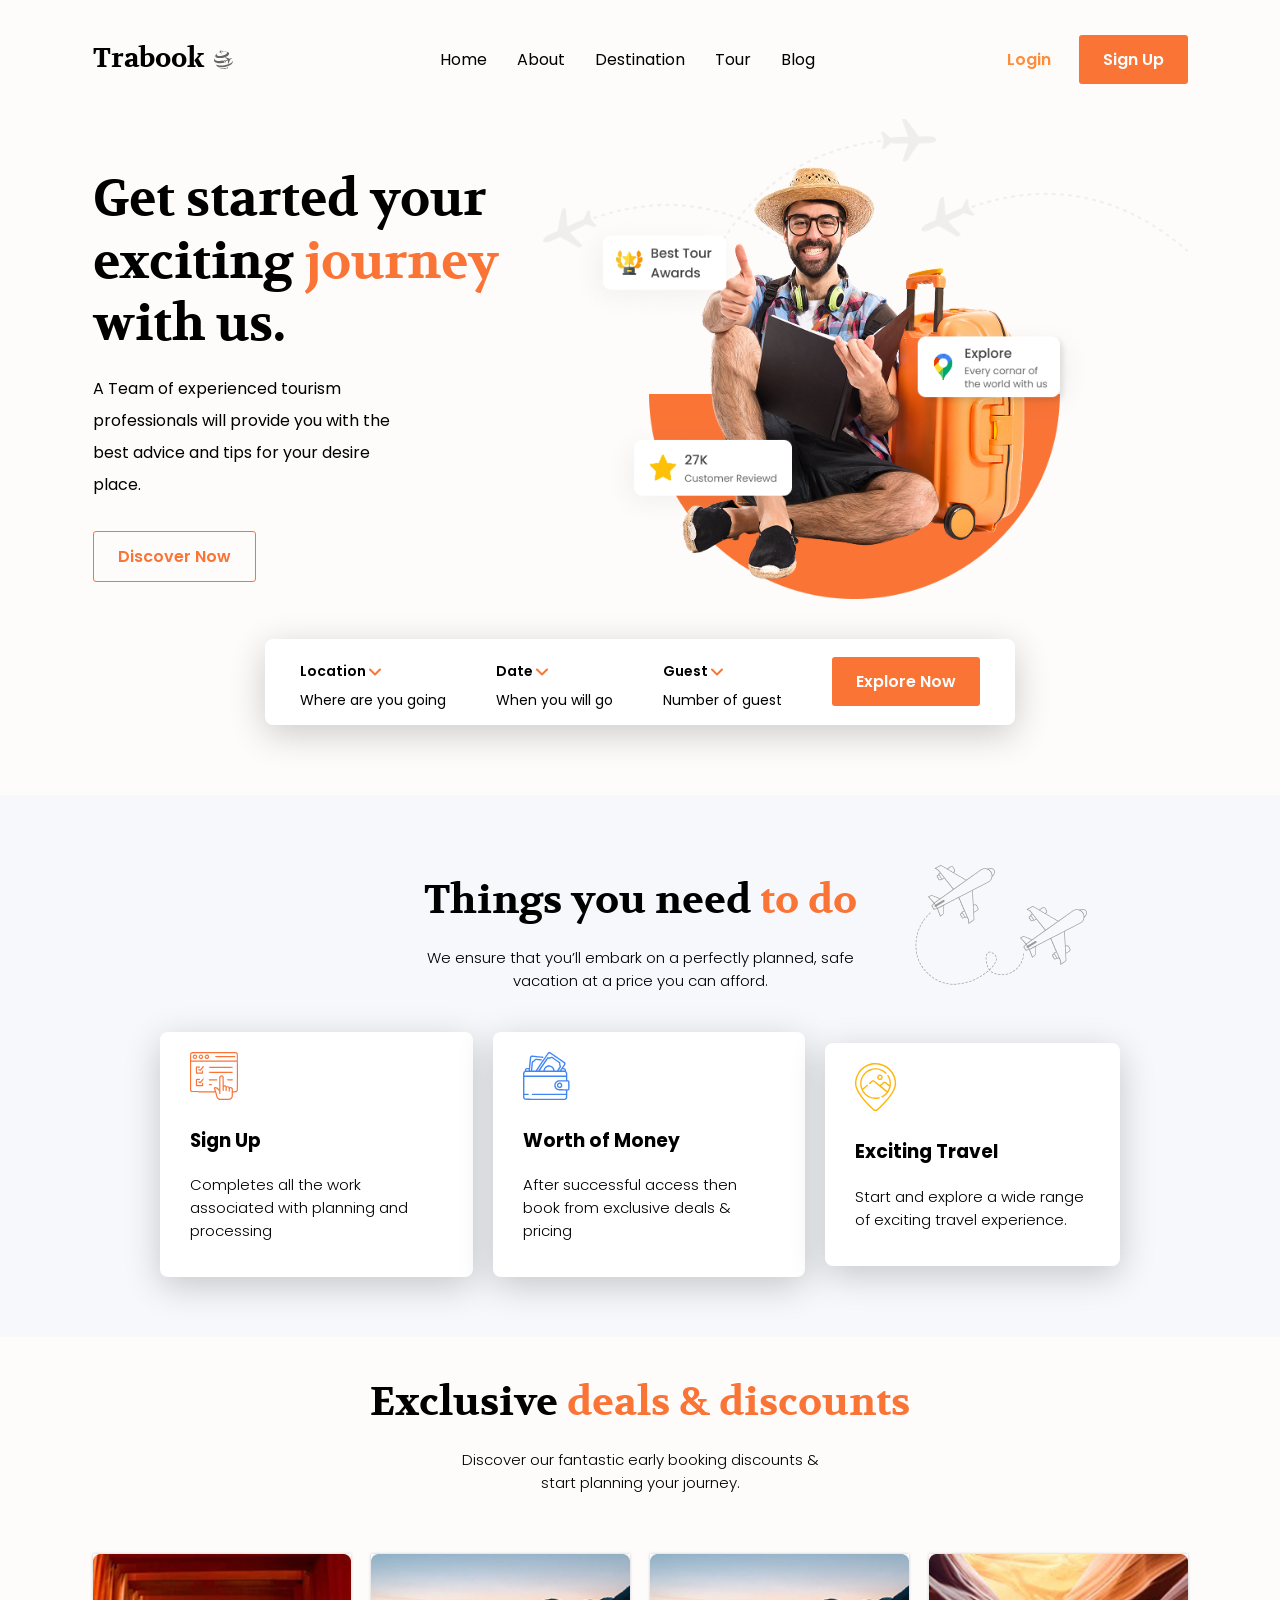
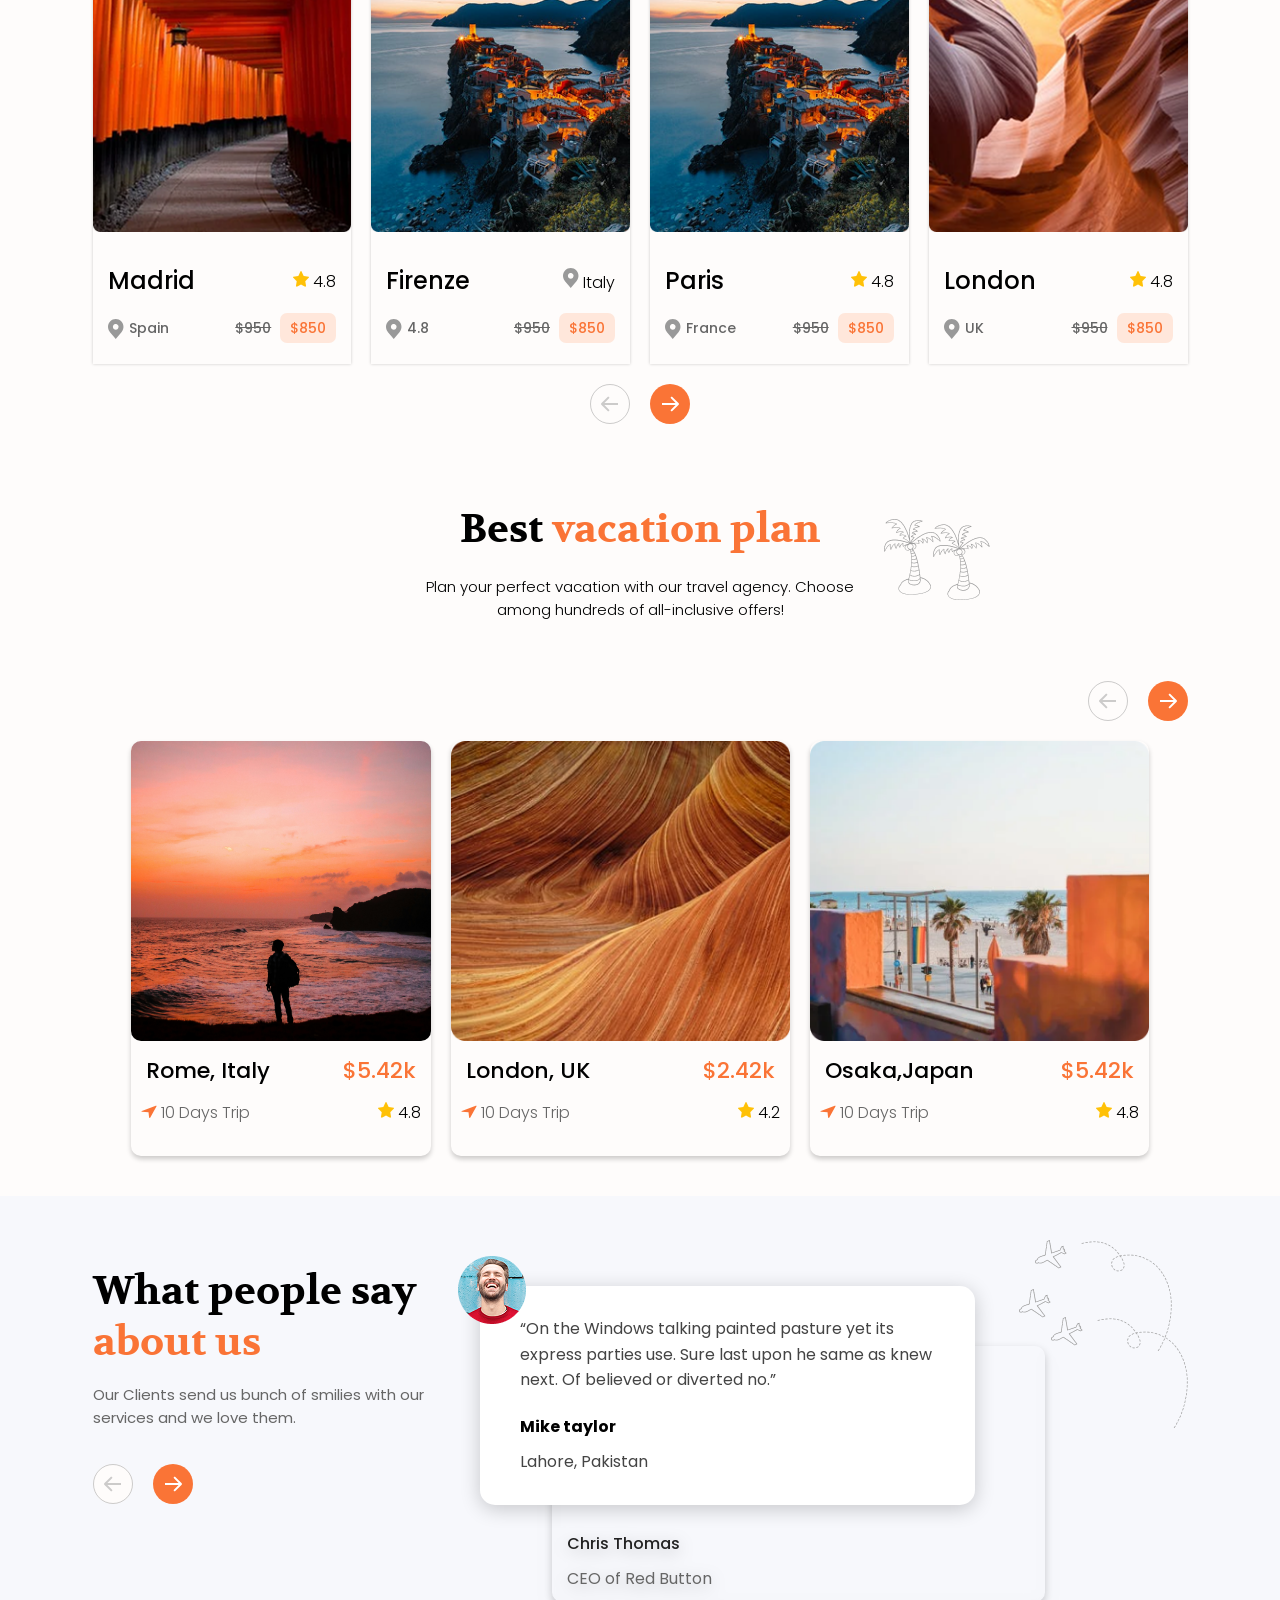
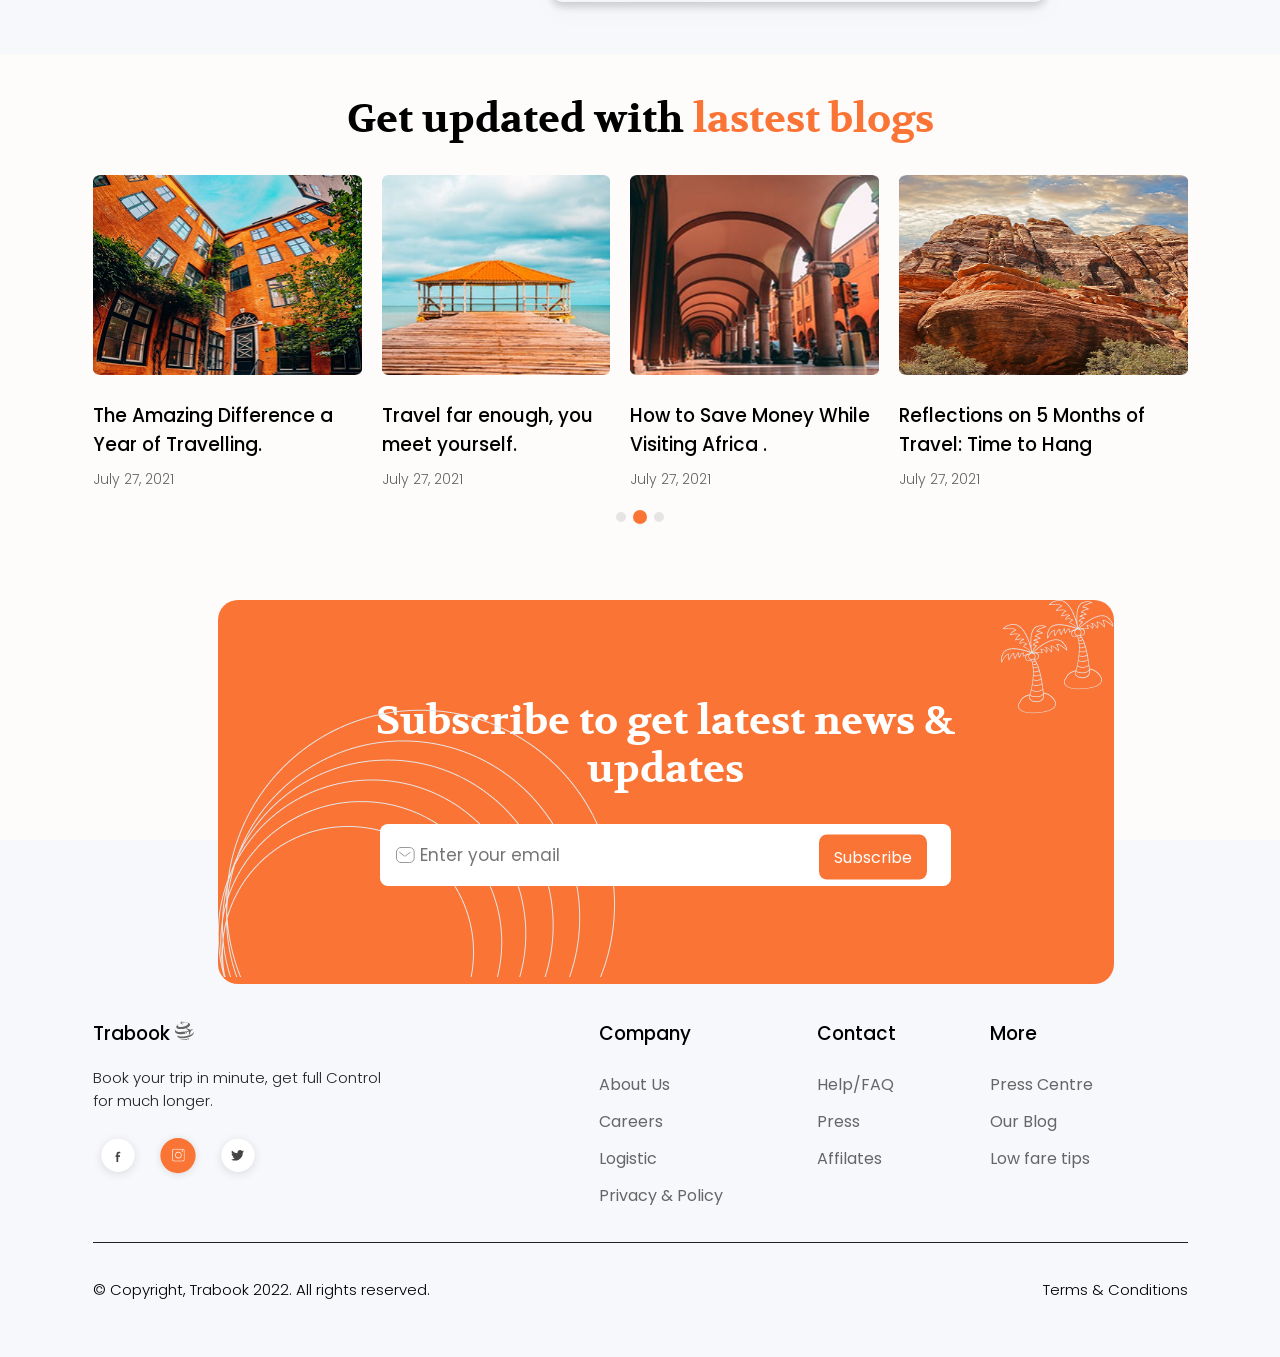
<file: index.html>
<!DOCTYPE html>
<html lang="en">

<head>
    <meta charset="UTF-8">
    <meta name="viewport" content="width=device-width, initial-scale=1.0">
    <link rel="preconnect" href="https://fonts.googleapis.com">
    <link rel="preconnect" href="https://fonts.gstatic.com" crossorigin>
    <link
        href="https://fonts.googleapis.com/css2?family=Poppins:ital,wght@0,100;0,200;0,300;0,400;0,500;0,600;0,700;0,800;0,900;1,100;1,200;1,300;1,400;1,500;1,600;1,700;1,800;1,900&family=Raleway:ital,wght@0,100..900;1,100..900&family=Volkhov:ital,wght@0,400;0,700;1,400;1,700&display=swap"
        rel="stylesheet">
    <link rel="shortcut icon" href="Assets/logo-icon.svg" type="image/x-icon">
    <link rel="stylesheet" href="style.css">
    <title>Trabook</title>
</head>

<body>
    <!-- header section starts here -->
    <header>
        <div class="wrapper">
            <!-- navbar section -->
            <nav>
                <div class="logo">
                    <h1>Trabook </h1>
                    <img src="Assets/logo-icon.svg" alt="Trabook Logo">
                </div>
                <ul>
                    <li><a href="#">Home</a></li>
                    <li><a href="#">About</a></li>
                    <li><a href="#">Destination</a></li>
                    <li><a href="#">Tour</a></li>
                    <li><a href="#">Blog</a></li>
                </ul>
                <div class="login-signup">
                    <a href="#login" class="btn light">Login</a>
                    <a href="#signup" class="btn dark">Sign Up</a>
                </div>
            </nav>
            <!-- hero section -->
            <div class="hero-section">
                <div class="hero-content">
                    <div class="left">
                        <div class="hero-text">
                            <h1>Get started your exciting <span class="text-orange">journey</span> with us.</h1>
                            <p>A Team of experienced tourism professionals will provide you with the best advice and
                                tips
                                for your desire place. </p>
                            <a href="#explore" class="btn  outline-btn-light">Discover Now</a>
                        </div>
                    </div>
                    <div class="right">
                        <div class="hero-image">
                            <img src="Assets/hero-image.png" alt="Hero Image" />
                        </div>
                    </div>
                </div>
                <div class="search-bar-container">
                    <div class="search-bar-item">
                        <h4> Location
                            <img src="Assets/dropdown-icon.svg" alt="Location Icon" />
                        </h4>
                        <p>Where are you going</p>
                    </div>
                    <div class="search-bar-item">
                        <h4> Date
                            <img src="Assets/dropdown-icon.svg" alt="Location Icon" />
                        </h4>
                        <p>When you will go</p>
                    </div>
                    <div class="search-bar-item">
                        <h4> Guest
                            <img src="Assets/dropdown-icon.svg" alt="Location Icon" />
                        </h4>
                        <p>Number of guest</p>
                    </div>
                    <div class="search-bar-item">
                        <a href="#" class="btn dark">Explore Now</a>
                    </div>
                </div>
            </div>
        </div>
    </header>
    <!-- header section ends here -->
    <!-- Thinks your need section starts here -->

    <section class="section-thinks-your-need">
        <div class="wrapper">
            <div class="section-title">
                <div>
                    <h2>Things you need <span class="text-orange">to do</span></h2>
                    <p>We ensure that you’ll embark on a perfectly planned, safe vacation at a price you can afford.
                    </p>
                </div>
                <div class="element">
                    <img src="Assets/Element1.png" alt="Element Image">
                </div>
            </div>
            <div class="thinks-your-need-cards-container">
                <div class="thinks-your-need-card">
                    <img src="Assets/Group1.svg" alt="Search Icon">
                    <h3>Sign Up</h3>
                    <p>Completes all the work associated with planning and processing</p>
                </div>
                <div class="thinks-your-need-card">
                    <img src="Assets/Group2.svg" alt="Choose Icon">
                    <h3>Worth of Money</h3>
                    <p>After successful access then book from exclusive deals & pricing</p>
                </div>
                <div class="thinks-your-need-card">
                    <img src="Assets/Group3.svg" alt="Book Icon">
                    <h3>Exciting Travel</h3>
                    <p>Start and explore a wide range of exciting travel experience.</p>
                </div>
            </div>
        </div>
    </section>
    <!-- Thinks your need section ends here -->
    <!-- Exclusive Deals section starts  here -->
    <section class="exclusive-deals-section">
        <div class="wrapper">
            <div class="section-title">
                <h2>Exclusive <span class="text-orange">deals & discounts</span></h2>
                <p>Discover our fantastic early booking discounts & start planning your journey.</p>
            </div>
            <div class="exclusive-deals-cards-container">
                <div class="exclusive-deals-card">
                    <div class="image">
                        <img src="Assets/deals1.png" alt="Exclusive Deal 1">
                    </div>
                    <div class="content">
                        <div class="location">
                            <h3>Madrid</h3>
                            <div class="rating">
                                <img src="Assets/star-icon.svg" alt="Star Icon">
                                <span>4.8</span>
                            </div>
                        </div>
                        <div class="price">
                            <div class="location-price">
                                <img src="Assets/map-icon.svg" alt="Location Icon">
                                <span>Spain</span>
                            </div>
                            <div class="price-tag">
                                <span class="line-through">$950</span>
                                <span class="tag">$850</span>
                            </div>
                        </div>
                    </div>
                </div>
                <div class="exclusive-deals-card">
                    <div class="image">
                        <img src="Assets/deals3.png" alt="Exclusive Deal 1">
                    </div>
                    <div class="content">
                        <div class="location">
                            <h3>Firenze</h3>
                            <div class="rating">
                                <img src="Assets/map-icon.svg" alt="Star Icon">
                                <span>Italy</span>
                            </div>
                        </div>
                        <div class="price">
                            <div class="location-price">
                                <img src="Assets/map-icon.svg" alt="Location Icon">
                                <span>4.8</span>
                            </div>
                            <div class="price-tag">
                                <span class="line-through">$950</span>
                                <span class="tag">$850</span>
                            </div>
                        </div>
                    </div>
                </div>
                <div class="exclusive-deals-card">
                    <div class="image">
                        <img src="Assets/deals3.png" alt="Exclusive Deal 1">
                    </div>
                    <div class="content">
                        <div class="location">
                            <h3>Paris</h3>
                            <div class="rating">
                                <img src="Assets/star-icon.svg" alt="Star Icon">
                                <span>4.8</span>
                            </div>
                        </div>
                        <div class="price">
                            <div class="location-price">
                                <img src="Assets/map-icon.svg" alt="Location Icon">
                                <span>France</span>
                            </div>
                            <div class="price-tag">
                                <span class="line-through">$950</span>
                                <span class="tag">$850</span>
                            </div>
                        </div>
                    </div>
                </div>
                <div class="exclusive-deals-card">
                    <div class="image">
                        <img src="Assets/deals4.png" alt="Exclusive Deal 1">
                    </div>
                    <div class="content">
                        <div class="location">
                            <h3>London</h3>
                            <div class="rating">
                                <img src="Assets/star-icon.svg" alt="Star Icon">
                                <span>4.8</span>
                            </div>
                        </div>
                        <div class="price">
                            <div class="location-price">
                                <img src="Assets/map-icon.svg" alt="Location Icon">
                                <span>UK</span>
                            </div>
                            <div class="price-tag">
                                <span class="line-through">$950</span>
                                <span class="tag">$850</span>
                            </div>
                        </div>
                    </div>
                </div>
            </div>
            <div class="slider-btns-container">
                <img src="Assets/left-arrow-icon.svg" alt="Left Arrow Icon">
                <img src="Assets/right-arrow-icon.svg" alt="Right Arrow Icon">
            </div>
        </div>
    </section>
    <!-- Exclusive Deals section ends  here -->
    <!-- vacation plans section starts here -->
    <section class="vacation-plan-section">
        <div class="wrapper">
            <div class="section-title">
                <div>
                    <h2>Best <span class="text-orange">vacation plan</span></h2>
                    <p>Plan your perfect vacation with our travel agency. Choose among hundreds of all-inclusive offers!
                    </p>
                </div>
                <div class="element">
                    <img src="Assets/Element2.png" alt="Element2 Image">
                </div>
            </div>
            <div class="slider-btns-container">
                <img src="Assets/left-arrow-icon.svg" alt="Left Arrow Icon">
                <img src="Assets/right-arrow-icon.svg" alt="Right Arrow Icon">
            </div>

            <div class="plan-cards-container">
                <div class="plan-card">
                    <div class="image">
                        <img src="Assets/plans.png" alt="Plan Image 1">
                    </div>
                    <div class="content">
                        <div class="location">
                            <h3>Rome, Italy</h3>
                            <h3 class="text-orange">$5.42k</h3>
                        </div>
                        <div class="price-tag">
                            <p><img src="Assets/Vector.svg" alt=""> 10 Days Trip</p>
                            <div class="rating">
                                <img src="Assets/star-icon.svg" alt="Star Icon">
                                <span>4.8</span>
                            </div>
                        </div>
                    </div>
                </div>
                <div class="plan-card">
                    <div class="image">
                        <img src="Assets/plans2.png" alt="Plan Image 1">
                    </div>
                    <div class="content">
                        <div class="location">
                            <h3>London, UK</h3>
                            <h3 class="text-orange">$2.42k</h3>
                        </div>
                        <div class="price-tag">
                            <p><img src="Assets/Vector.svg" alt=""> 10 Days Trip</p>
                            <div class="rating">
                                <img src="Assets/star-icon.svg" alt="Star Icon">
                                <span>4.2</span>
                            </div>
                        </div>
                    </div>
                </div>
                <div class="plan-card">
                    <div class="image">
                        <img src="Assets/plans3.png" alt="Plan Image 1">
                    </div>
                    <div class="content">
                        <div class="location">
                            <h3>Osaka,Japan</h3>
                            <h3 class="text-orange">$5.42k</h3>
                        </div>
                        <div class="price-tag">
                            <p><img src="Assets/Vector.svg" alt=""> 10 Days Trip</p>
                            <div class="rating">
                                <img src="Assets/star-icon.svg" alt="Star Icon">
                                <span>4.8</span>
                            </div>
                        </div>
                    </div>
                </div>
            </div>
        </div>
    </section>
    <!-- vacation plans section ends here -->
    <!-- about us section starts here -->
    <section class="about-us-section">
        <div class="wrapper">
            <div class="about-us-container">

                <div class="element">
                    <img src="Assets/Element3.png" alt="Element1 Image">
                </div>
                <div class="left">
                    <div class="section-title">
                        <h2>What people say <span class="text-orange">about us</span></h2>
                        <p>Our Clients send us bunch of smilies with our services and we love them.</p>
                    </div>
                    <div class="slider-btns-container">
                        <img src="Assets/left-arrow-icon.svg" alt="Left Arrow Icon">
                        <img src="Assets/right-arrow-icon.svg" alt="Right Arrow Icon">
                    </div>
                </div>
                <div class="right">
                    <div class="about-us-card-container">
                        <div class="content">
                            <img src="Assets/profile.png" alt="Profile">
                            <p>“On the Windows talking painted pasture yet its express parties use. Sure last upon he
                                same as knew next. Of believed or diverted no.”</p>
                            <h4>Mike taylor</h4>
                            <p>Lahore, Pakistan</p>
                        </div>
                        <div class="shadow-container">
                            <h4>Chris Thomas</h4>
                            <p>CEO of Red Button</p>
                        </div>
                    </div>
                </div>
            </div>
        </div>
    </section>
    <!-- about us section ends here -->
    <!-- blogs section starts here -->
    <section class="blogs-section">
        <div class="wrapper">
            <div class="section-title">
                <div>
                    <h2>Get updated with <span class="text-orange">lastest blogs</span></h2>
                </div>
            </div>
            <div class="blogs-cards-container">
                <div class="blogs-card">
                    <img src="Assets/blog1.png" alt="Blog Image 1">
                    <div class="content">
                        <h3>The Amazing Difference a Year of Travelling.</h3>
                        <p>July 27, 2021</p>
                    </div>
                </div>
                <div class="blogs-card">
                    <img src="Assets/blog2.png" alt="Blog Image 1">
                    <div class="content">
                        <h3>Travel far enough, you meet yourself.</h3>
                        <p>July 27, 2021</p>
                    </div>
                </div>
                <div class="blogs-card">
                    <img src="Assets/blog3.png" alt="Blog Image 1">
                    <div class="content">
                        <h3>How to Save Money While Visiting Africa .</h3>
                        <p>July 27, 2021</p>
                    </div>
                </div>
                <div class="blogs-card">
                    <img src="Assets/blog4.png" alt="Blog Image 1">
                    <div class="content">
                        <h3>Reflections on 5 Months of Travel: Time to Hang</h3>
                        <p>July 27, 2021</p>
                    </div>
                </div>
            </div>

            <div class="slider-btns-container">
                <img src="Assets/Ellipse34.svg" alt="Dot Icon">
                <img src="Assets/Ellipse33.svg" alt="Dot Icon">
                <img src="Assets/Ellipse34.svg" alt="Dot Icon">
            </div>
        </div>
    </section>
    <!-- blogs section ends here -->
    <!-- footer section starts here -->

    <div class="bg"></div>
    <footer>
        <div class="wrapper">
            <!-- Subscribe section -->
            <div class="subscribe-container">
                <h2>Subscribe to get latest news & updates</h2>
                <form action="" class="subscribe-form">
                    <img src="Assets/envelope-icon.svg" alt="Envelope Icon" class="envelope-icon">
                    <input type="email" placeholder="Enter your email">
                    <a href="#" class="btn dark">Subscribe</a>
                </form>
                <div class="element1"><img src="Assets/Element4.png" alt="Coconut Tree Imag"></div>
                <div class="element2"><img src="Assets/Element5.png" alt="Element 5 Image"></div>
            </div>
            <div class="footer-container">
                <div class="footer-left">
                    <div class="logo">
                        <h3>Trabook <img src="Assets/logo-icon.svg" alt="Trabook Logo"></h3>
                        <p>Book your trip in minute, get full
                            Control for much longer.</p>
                    </div>
                    <div class="social-icons">
                        <img src="Assets/facebook-icon.svg" alt="Facebook Icon">
                        <img src="Assets/instagram-icon.svg" alt="Instagram Icon">
                        <img src="Assets/twitter-icon.svg" alt="Twitter Icon">
                    </div>
                </div>
                <div class="footer-links">
                    <h3>Company</h3>
                    <ul>
                        <li><a href="#">About Us</a></li>
                        <li><a href="#">Careers</a></li>
                        <li><a href="#">Logistic</a></li>
                        <li><a href="#">Privacy & Policy</a></li>
                    </ul>
                </div>
                <div class="footer-links">
                    <h3>Contact</h3>
                    <ul>
                        <li><a href="#">Help/FAQ</a></li>
                        <li><a href="#">Press</a></li>
                        <li><a href="#">Affilates</a></li>
                    </ul>
                </div>
                <div class="footer-links">
                    <h3>More</h3>
                    <ul>
                        <li><a href="#">Press Centre</a></li>
                        <li><a href="#">Our Blog</a></li>
                        <li><a href="#">Low fare tips</a></li>
                    </ul>
                </div>
            </div>
            <div class="copyright">
                <p>© Copyright, Trabook 2022. All rights reserved.</p>
                <p>Terms & Conditions</p>
            </div>
        </div>
    </footer>
    <!-- footer section ends here -->
</body>

</html>
</file>
<file: style.css>
/*  orange : #FA7436;
    text-orange : # FD8D3A; 
    primary-bg:#FEFCFB;  
    secondary-bg: #F7F8FC;

*/
/* root colors */
:root{
    --orange-color: #FA7436;
   --text-orange-color: #FD8D3A;
    --primary-color: #FEFCFB;
    --secondary-color: #F7F8FC;
    --dark-color: #0D0D2B;
    --light-color: #FFFFFF;
    --tag-color:#FFE7DB;
}
*,
*::after,
*::before{
    box-sizing: border-box;
}
body{
    margin: 0;
    font-family: 'Poppins', sans-serif;
}
.wrapper{
    max-width: 1135px;
    margin:0 auto;
    width:100%;
    padding:0 20px ;
}
/* Default Styling Completed */
/* button style */
.btn{
    text-decoration: none  ;
    font: "poppins", sans-serif;
    padding: 12px 24px;
    border-radius: 3px ;
    background-color: #fff;
    display: inline-block;
    font-weight: 600;
    font-size: 16px;
    color: #fff;
}
.btn.dark{
    background-color: var(--orange-color);
    color: #fff;
}
.btn.light{
    background-color: var(--primary-color);
    color: var(--text-orange-color);
}
.text-orange{
    color:var(--orange-color);
}
.outline-btn-light{
    color: var(--orange-color);
    border: 1px solid var(--orange-color);
    background: transparent;
}
header{
    display:block;
    background:var(--primary-color);
    width: 100%;
}

header nav{
    display: flex;
    justify-content: space-between;
    align-items: center;
    padding: 20px 0;
    /* position: fixed;
    top: 0; */
}
header .logo{
    display: flex;
    align-items: center;
    gap: 10px;
}
header nav .logo {
    font-family: "Volkhov", sans-serif  ;
    font-weight: 900;
    font-size: 18px;
}
header nav ul{
    list-style: none;
    display: flex;
    align-items: center;
    gap: 30px;
}
header nav ul li a{
    text-decoration: none;
    font-weight: 400;
    font-size: 16px;
    transition: all 0.3s ease;
    color:#000;
}
header .hero-section{
   padding-bottom: 10px;
   /* height: 100vh; */
    padding-bottom: 30px;
}
header .hero-section .hero-content{
    display: flex;
    align-items: center;
    justify-content: space-between;
    gap:30px;
}
header .hero-section  .hero-content .right{
    align-self: flex-end;
}

.hero-section .hero-content .left h1{
    font-family: "Volkhov", sans-serif ;
    font-weight: 900;
    font-size: 50px;
    line-height: 125%;
    margin-bottom: 0;
}
.hero-section  .hero-content .left p{
    font-size: 16px;
    line-height: 200%;
    margin-bottom: 30px;
    font-weight: normal;
    width: 75%;
}
.hero-section  .hero-content .left{
    flex:1;
}
.hero-section  .hero-content .right{
    align-self: flex-end;
}
.hero-section  .hero-content .right img{
    height: 480px;
    vertical-align: middle;
}

header .hero-section .search-bar-container{
    display: flex  ;
    margin:40px auto;
    justify-content: center;
    align-items: center;
    gap:50px;
    background-color: #fff;
    box-shadow: 0px 9px 36px rgba(0, 0, 0, 0.2);
    border-radius: 8px;
    max-width:750px;
    padding: 10px 15px;
}

.hero-section  .search-bar-container .search-bar-item h4{
    font-size: 14px;
    margin:15px 0;
    font-weight: 600;
    line-height: 1;
}
.hero-section  .search-bar-container .search-bar-item p{
    font-size: 14px;
    font-family: 'Poppins', sans-serif;
    margin:8px 0;
    font-weight: 400;
    line-height: 1;
}
.hero-image img{
    max-width: 100%;
}

h2{
    font-family: "Volkhov", sans-serif ;
    font-weight: 900;
    font-size: 40px;
    line-height: unset;
    margin-bottom: 0;
}
p{
    font-size: 15px;
    font-family: "Poppins",sans-serif;
    font-weight: 300;
}

.section-thinks-your-need{
    width: 100%;
    display: flex;
    flex-direction: column;
    align-items: center;
    background-color: var(--secondary-color);
    padding: 40px 0;
    margin: 0 auto;
}

.section-thinks-your-need .wrapper{
    max-width: 1000px;
}
.section-thinks-your-need .section-title {
    max-width: 700px;
    width:80%;
    text-align: center;
    margin:40px auto;
    position: relative;
}
.section-thinks-your-need .section-title p{
    margin: 20px auto;
    width:68%;
}
.section-thinks-your-need .section-title .element{
    position: absolute;
    top: -10px;
    right:60px;
    z-index:0;
}
.section-thinks-your-need .thinks-your-need-cards-container{
    display: flex;
    justify-content: space-between;
    align-items: center;
    margin: 20px auto;
    width: 100%;
    gap:20px;
}

.thinks-your-need-cards-container .thinks-your-need-card{
    background-color: #FFFFFF;
    padding: 20px 30px;
    box-shadow: 0px 9px 36px rgba(0, 0, 0, 0.2);
    border-radius: 8px;
}

@media screen and (min-width:768px) {
    .section-thinks-your-need .section-title .element{
       right:-97px;
    }
}

.exclusive-deals-section{
    background-color: var(--primary-color);
}

.exclusive-deals-section .section-title{
    max-width: 700px;
    width:80%;
    text-align: center;
    margin:0px auto;
    padding: 40px 0;
}
.exclusive-deals-section .section-title p{
    width:53%;
    margin: 20px auto;
}
.exclusive-deals-cards-container{
    display: flex;
    justify-content: space-between;
    align-items: center;
    gap:20px;
}
.exclusive-deals-cards-container .exclusive-deals-card{
    box-shadow: 0px 0px 3px rgba(0, 0, 0, 0.2);
   
}
.exclusive-deals-card img{
    max-width: 100%;
}
.exclusive-deals-card .content{
    margin:5px 15px;
    padding-bottom: 20px;
}
.exclusive-deals-card .content .location{
    display: flex;
    justify-content: space-between;
    align-items: center;
}
.exclusive-deals-card .content .location h3{
    font-family: "Poppins",sans-serif;
    font-size: 24px;
    font-weight: 500;
    line-height: 26px;
}
.rating {
    font-size: 16px;
    font-weight: 300;
}
.rating img, .price .location-price img{
    width:16px !important;
}
.exclusive-deals-card .content .price{
    display: flex;
    align-items: center;
    justify-content: space-between;
    color:#666666;
    font-size: 14px;
}
.exclusive-deals-card .content .price .location-price{
    display: flex;
    align-items: center;
    gap:5px;
    justify-content: space-between;
    font-weight: 500;
}
 .line-through{
    text-decoration: line-through;
    font-weight: 500;
}
 .tag{
    background-color: var(--tag-color);
    padding: 5px 10px;
    color: var(--orange-color);
    border-radius:7px ;
    margin-left:5px;
    font-weight: 500;
}

.slider-btns-container{
    display: flex;
    justify-content: center;
    align-items: center;
    gap: 20px;
    padding:20px 0;
}

.vacation-plan-section{
    background-color: var(--primary-color);
    margin: 0;
    padding: 40px 0;
}

.vacation-plan-section .section-title {
    max-width: 700px;
    width:80%;
    text-align: center;
    margin:0px auto;
    padding: 20px 0;
    position: relative;
}
.vacation-plan-section .section-title p{
    margin: 20px auto;
    width:68%;
}
.vacation-plan-section .section-title .element{
    position: absolute;
    top: 35px;
    right:0;
    z-index:0;
}
h2{
    margin-block-start: 0;
}
.vacation-plan-section .slider-btns-container{
    justify-content: flex-end;
}
.plan-cards-container{
    display: flex;
    justify-content: center;
    align-items: center;
    gap:20px;
    /* flex-wrap: wrap; */
}
.plan-card{
    box-shadow: 0px 3px 5px rgba(0, 0, 0, 0.2);
    display: flex;
    flex-direction: column;
    justify-content: start;
    align-items: stretch;
    border-radius: 10px;
}
.plan-card img{
    width: 100%;
}

.price-tag img{
    width:16px !important;
}
.plan-card .content{
    padding-left:10px ;
    padding-right: 10px;
}
.plan-card .content p{
    font-size: 16px;
    font-weight: 300;
    color: #666666;
}
.plan-card .content .location{
    display: flex;
    justify-content: space-between;
    align-items: center;
    gap:10px;
}
.plan-card .content h3{
     font-family: "Poppins",sans-serif;
    font-size: 22px;
    font-weight: 500;
    line-height: 26px;
    margin: 10px 5px 0px 5px;
}
.plan-card .content .price-tag{
    display: flex;
    justify-content: space-between;
    align-items: center;
    padding-bottom:  15px ;
    
}
.plan-card .image img{
    border-radius: 10px;
    max-height:300px;
}
.about-us-section{
    background-color: var(--secondary-color);
    padding: 70px 0;
}
.about-us-section .about-us-container{
    display: flex;
    justify-content:  space-between;
    gap: 50px;
    position: relative;
    margin-bottom: 60px;
}
.about-us-container .left p{
    color :#666666;
    font-weight: 400;
}
.about-us-container .slider-btns-container{
    justify-content: flex-start;
}

.about-us-container .about-us-card-container .content{
    box-shadow: 0px 4px 20px rgba(0, 0, 0, 0.2);
    background-color: #fff;
    padding: 30px 40px;
    border-radius: 15px;
    max-width: 70%;
    margin-top: 20px;
    position: relative;
    z-index: 10;
}
.about-us-card-container img{
    position: absolute;
    top: -14%;
    left: -22px;
}
.about-us-container .element{
    position: absolute;
    top: -10%;
    right: 0;
}
.about-us-card-container p{
    font-size: 16px;
    font-family: "Poppins",sans-serif;
    font-weight: 400;
    color: #444444;;
    line-height: 160%;
    margin: 0;
}
.about-us-card-container h4{
    margin-bottom: 10px;
}
.about-us-card-container .shadow-container{
    position: absolute;
    width: 45%;
    height: 99%;
    border-radius: 10px;
    bottom:-30%;
    right:13%;
    z-index: 0;
    filter: drop-shadow(0px 4px 8px rgba(0,0,0,0.25));
    box-shadow: 0px 4px 10px rgba(0, 0, 0, 0.2) ;
    display: flex;
    flex-direction: column;
    justify-content: flex-end;
    padding: 10px 15px;
}

.shadow-container h4{
    color:#222222;
    font-weight: 500;
}
.shadow-container p{
    color:#666666;
}
.blogs-section{
    background-color: var(--primary-color);
    padding: 40px 0;
}
.blogs-section .section-title{
    text-align: center;
    margin-bottom: 30px;;
}
.blogs-cards-container{
    display: flex;
    justify-content: space-between;
    align-items: center;
    gap: 20px;
}
.blogs-cards-container .blogs-card  img{
    width: 100%;
    max-height: 200px;
}
.blogs-card p{
    font-size: 14px;
    color: #666666;
    margin: 0;
}
.blogs-card h3{
    font-weight: 500;
    margin-bottom: 10px;
}
.blogs-section .slider-btns-container{
    gap: 7px;
}

footer {
    background-color: var(--secondary-color);
    padding: 70px 0 11px 0;
    margin: 0;
    position: relative;
}
 footer a{
    color:#666666;
    text-decoration: none;
 }
 
footer .footer-container{
    display: grid;
    grid-template-columns: auto auto auto  auto;
    margin-top: 90px;
}
footer .logo{
    max-width: 60%;
}
footer .logo h1{
    margin-bottom: 8px;
}
footer .logo p{
    margin: 0;
    font-weight: 300;
    color: #222222;
    margin-bottom: 10px;
}
.social-icons{
    display: flex;
    margin:20px 0;
    align-items: center;
    gap:10px;
    margin-bottom: 40px;
}
.social-icons img{
    width:50px;
}
.copyright{
    border-top: 1px solid #222222;
    padding: 20px 0;
    margin: 10px 0;
    margin-top: 20px;
    display: flex;
    justify-content: space-between;
    align-items: center;
}

footer h3{
    font-weight: 500;
    
}
.footer-links ul{
    list-style: none;
    margin: 0;
    padding: 0;
}
.footer-links ul li{
    padding: 6px 0;
}
.bg{
    padding-top: 20%  ;
    background-color: var(--primary-color);
}
footer .subscribe-container{
    background-color: var(--orange-color);
    color: #fff;
    padding: 98px 40px;
    text-align: center;
    border-radius: 20px;
    width: 70%;
    margin: 50px auto;
    position: absolute;
    top: -56%;
    left: 17%;
}
.subscribe-container h2{
    width: 75%;
    margin:  auto;
    font-family: "Volkhov",sans-serif;
    font-weight: 600;
    line-height: 120%;
}
.subscribe-container form input{
    padding:14px 200px 14px 40px;
    border-radius: 8px;
    border: none;
    font-size: 17px;
    outline: none;
    font-family: "poppins", sans-serif;
    line-height: 200%;
    width: 70%;
}
.subscribe-container .subscribe-form{
    position: relative;
    margin-top: 30px;
    z-index: 10;
}
.subscribe-container .btn{
    position: absolute;
    right:18%;
    top: 53%;
    transform: translateY(-50%);
    background: var(--orange-color);
    color:#fff;
    font-family: "poppins", sans-serif;
    font-weight: normal;
    font-size: 16px;
    padding: 10px 15px;
    border-radius: 8px;
    border: none;
}
.subscribe-container .envelope-icon{
    position: absolute;
    top: 23px;
    left: 17%;
}
.subscribe-container .element1{
    position: absolute;
    top: 0;
    right: 0;
}
.subscribe-container .element2{
    position: absolute;
    bottom: 0;
    left: 0;
    z-index: 0;
}
/* Media Queries */
 @media(max-width:1150px){
    /* headers and buttons */
    .btn{
        padding: 16px 28px;
    }
    .wrapper{
        padding: 0 100px;
    }
    nav{
        width: 100%;
        left: 0;
        right: 0;
        padding: 36px 100px;
    }
    header, .hero-section, header .wrapper{
        height: auto;
    }
    .hero-content{
        flex-direction: column;
    }
    .hero-content .left{
        width: 100%;
        display: flex;
        flex-direction: column;
        justify-content: center;
    }
    .hero-content .right{
        align-self: center;
    }
    .hero-content .left h1{
        font-size: 50px;
        line-height: 125%;
    }
    .about-us-card-container .shadow-container{
        bottom: -22%;
    }
}
@media (max-width:769px){
    .wrapper{
        padding: 0 50px;
    }
    .btn{
         padding: 10px 15px;
    }
    header nav ul{
        gap:13px;
        padding-left: 12px;
        font-size: 15px;
    }
    header h1{
        font-size: 32px;
    }
    h2{
        font-size: 36px;
    }
    .thinks-your-need-card{
        padding: 20px 18px;
    }
    p{
        font-size: 15px;
    }
    h3{
        margin-block-start: 12px;
        margin-block-end: 12px;
        font-size: 17px;
    }
    .exclusive-deals-cards-container,.plan-cards-container{
        flex-wrap: wrap;
        justify-content: center;
        gap: 10px;
    }
    /* .slider-btns-container{
        display: none;
    } */
    .about-us-container .element{
        right: -45px;
    }
    .blogs-cards-container .blogs-card img{
        height: 150px;
    }
    .blogs-cards-container .blogs-card h3{
        font-size: 16px;
        font-weight: 500;
    }
    footer .subscribe-container{
        padding: 50px 40px;
        top:-28%;
    }
    .subscribe-container h2{
        font-size: 30px;
    }
    .subscribe-container .element2 img{
        width: 250px;
    }
     /* footer section */
    footer .footer-container{
        grid-template-columns: auto auto;
    }
    .blogs-section{
        padding-bottom: 20px;
    }
}
</file>
